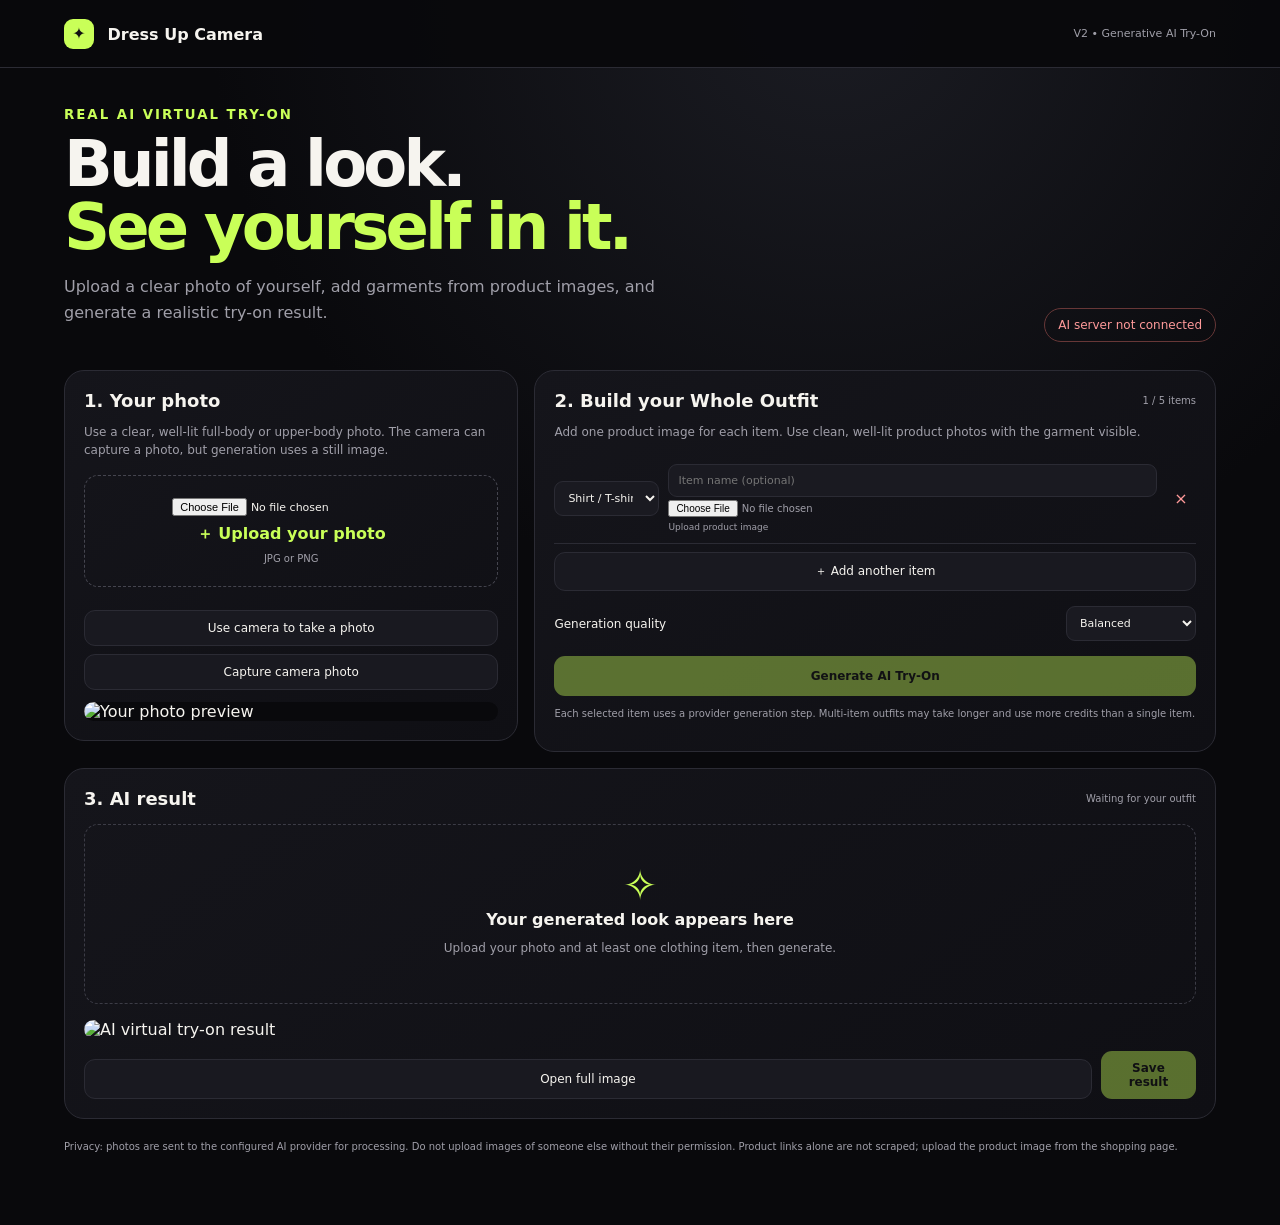
<file: v2.html>
<!doctype html>
<html lang="en">
<head>
  <meta charset="UTF-8"><meta name="viewport" content="width=device-width, initial-scale=1">
  <meta name="theme-color" content="#09090c">
  <title>Dress Up Camera V2 — AI Virtual Try-On</title>
  <link rel="stylesheet" href="v2.css">
</head>
<body>
<header><a class="brand" href="index.html"><b>✦</b> Dress Up Camera</a><span>V2 • Generative AI Try-On</span></header>
<main>
  <section class="hero"><div><small>REAL AI VIRTUAL TRY-ON</small><h1>Build a look.<br><em>See yourself in it.</em></h1><p>Upload a clear photo of yourself, add garments from product images, and generate a realistic try-on result.</p></div><div class="status" id="apiStatus">Checking AI service…</div></section>
  <section class="grid">
    <section class="panel">
      <h2>1. Your photo</h2><p class="muted">Use a clear, well-lit full-body or upper-body photo. The camera can capture a photo, but generation uses a still image.</p>
      <div class="upload"><input id="personFile" type="file" accept="image/*"><label for="personFile">＋ Upload your photo</label><small>JPG or PNG</small></div>
      <button id="cameraOpen" class="secondary">Use camera to take a photo</button>
      <video id="camera" autoplay playsinline hidden></video><button id="takePhoto" class="secondary" hidden>Capture camera photo</button>
      <img id="personPreview" class="person-preview" alt="Your photo preview" hidden>
    </section>
    <section class="panel">
      <div class="heading"><h2>2. Build your Whole Outfit</h2><span id="itemCount">0 / 5 items</span></div>
      <p class="muted">Add one product image for each item. Use clean, well-lit product photos with the garment visible.</p>
      <div id="garmentRows"></div>
      <button id="addGarment" class="secondary">＋ Add another item</button>
      <div class="quality-row"><label for="quality">Generation quality</label><select id="quality"><option value="fast">Fast</option><option value="balanced" selected>Balanced</option><option value="quality">Quality</option></select></div>
      <button id="generate" class="primary">Generate AI Try-On</button>
      <p class="muted tiny">Each selected item uses a provider generation step. Multi-item outfits may take longer and use more credits than a single item.</p>
    </section>
    <section class="panel result-panel">
      <div class="heading"><h2>3. AI result</h2><span id="resultState">Waiting for your outfit</span></div>
      <div id="resultPlaceholder" class="result-placeholder"><div>✧</div><b>Your generated look appears here</b><p>Upload your photo and at least one clothing item, then generate.</p></div>
      <img id="resultImage" alt="AI virtual try-on result" hidden>
      <p id="resultMessage" class="muted"></p>
      <div class="result-actions"><a id="openResult" class="secondary link-button" target="_blank" rel="noreferrer" hidden>Open full image</a><button id="saveResult" class="primary" disabled>Save result</button></div>
    </section>
  </section>
  <p class="footnote">Privacy: photos are sent to the configured AI provider for processing. Do not upload images of someone else without their permission. Product links alone are not scraped; upload the product image from the shopping page.</p>
</main>
<script src="v2.js"></script>
</body></html>
</file>
<file: v2.css>
:root{--bg:#09090c;--panel:#131319;--line:#2b2b34;--text:#f6f4ef;--muted:#a09fa9;--accent:#c9ff58;font-family:Inter,system-ui,sans-serif}*{box-sizing:border-box}body{margin:0;color:var(--text);background:radial-gradient(circle at 65% 0,#1b1c23,#09090c 42%)}button,input,select{font:inherit}button{cursor:pointer}header{height:68px;border-bottom:1px solid var(--line);display:flex;justify-content:space-between;align-items:center;padding:0 5vw;background:#09090cf0;position:sticky;top:0;z-index:3}header span{font-size:11px;color:var(--muted)}.brand{color:var(--text);font-weight:800;text-decoration:none}.brand b{display:inline-grid;place-items:center;width:30px;height:30px;border-radius:9px;background:var(--accent);color:#111;margin-right:8px}main{max-width:1450px;margin:auto;padding:36px 5vw 60px}.hero{display:flex;justify-content:space-between;align-items:end;gap:20px;margin-bottom:28px}.hero small{color:var(--accent);font-weight:800;letter-spacing:.15em}.hero h1{font-size:clamp(40px,5vw,66px);line-height:.98;letter-spacing:-.06em;margin:10px 0}.hero em{font-style:normal;color:var(--accent)}.hero p{color:var(--muted);line-height:1.6;max-width:620px}.status{font-size:12px;border:1px solid var(--line);border-radius:99px;padding:9px 13px;color:var(--muted);white-space:nowrap}.status.ok{color:var(--accent);border-color:#596d32}.status.error{color:#ff9a9a;border-color:#673737}.grid{display:grid;grid-template-columns:minmax(230px,.8fr) minmax(320px,1.2fr);gap:16px;align-items:start}.panel{min-width:0;background:linear-gradient(145deg,#15151b,#0f0f14);border:1px solid var(--line);border-radius:20px;padding:19px}.panel h2{font-size:18px;margin:0}.panel>p{font-size:12px;line-height:1.55}.muted{color:var(--muted)}.tiny{font-size:10px!important}.upload{border:1px dashed #45454f;border-radius:14px;padding:22px 12px;display:flex;flex-direction:column;gap:8px;align-items:center;text-align:center;margin:15px 0;cursor:pointer}.upload input{max-width:100%;font-size:11px}.upload label{font-weight:700;color:var(--accent);cursor:pointer}.upload small{color:var(--muted);font-size:10px}.secondary,.primary,.link-button{display:inline-flex;align-items:center;justify-content:center;text-align:center;border:1px solid var(--line);border-radius:11px;padding:10px 13px;background:#191920;color:var(--text);font-size:12px;text-decoration:none}.primary{background:var(--accent);color:#111;border:0;font-weight:800}.secondary{width:100%;margin-top:8px}.primary:disabled{opacity:.4;cursor:not-allowed}.person-preview{display:block;width:100%;max-height:350px;object-fit:contain;border-radius:12px;margin-top:12px;background:#09090c}video{width:100%;margin-top:12px;border-radius:12px;background:#050505}.heading{display:flex;justify-content:space-between;align-items:center;gap:10px}.heading span{font-size:10px;color:var(--muted)}.garment-row{display:grid;grid-template-columns:105px 1fr 30px;gap:9px;align-items:center;padding:11px 0;border-bottom:1px solid var(--line)}.garment-row select,.garment-row input[type=text],.quality-row select{min-width:0;width:100%;padding:9px;background:#1a1a21;border:1px solid var(--line);border-radius:9px;color:var(--text);font-size:11px}.garment-row input[type=file]{width:100%;font-size:10px;color:var(--muted)}.garment-row small{display:block;color:var(--muted);font-size:9px;margin-top:5px}.remove{background:transparent;border:0;color:#ff9a9a;padding:4px}.quality-row{display:flex;justify-content:space-between;align-items:center;gap:12px;margin:15px 0;font-size:12px}.quality-row select{width:130px}.panel #generate{width:100%;padding:13px}.result-panel{grid-column:1/-1}.result-placeholder{min-height:220px;border:1px dashed #3c3c46;border-radius:14px;display:flex;flex-direction:column;justify-content:center;align-items:center;text-align:center;padding:25px;margin-top:15px}.result-placeholder div{font-size:42px;color:var(--accent)}.result-placeholder p{font-size:12px;color:var(--muted)}#resultImage{display:block;max-width:100%;max-height:75vh;object-fit:contain;margin:16px auto 0;border-radius:12px}.result-actions{display:flex;gap:9px;justify-content:flex-end}.footnote{font-size:10px;line-height:1.6;color:var(--muted);margin-top:20px}@media(min-width:1100px){.result-panel{grid-column:1/-1}.result-placeholder{min-height:180px}}@media(max-width:800px){.grid{grid-template-columns:1fr}.hero{flex-direction:column;align-items:start}.status{white-space:normal}.result-panel{grid-column:auto}}@media(max-width:450px){.garment-row{grid-template-columns:90px 1fr 24px}.panel{padding:14px}header span{max-width:120px;text-align:right}}
</file>
